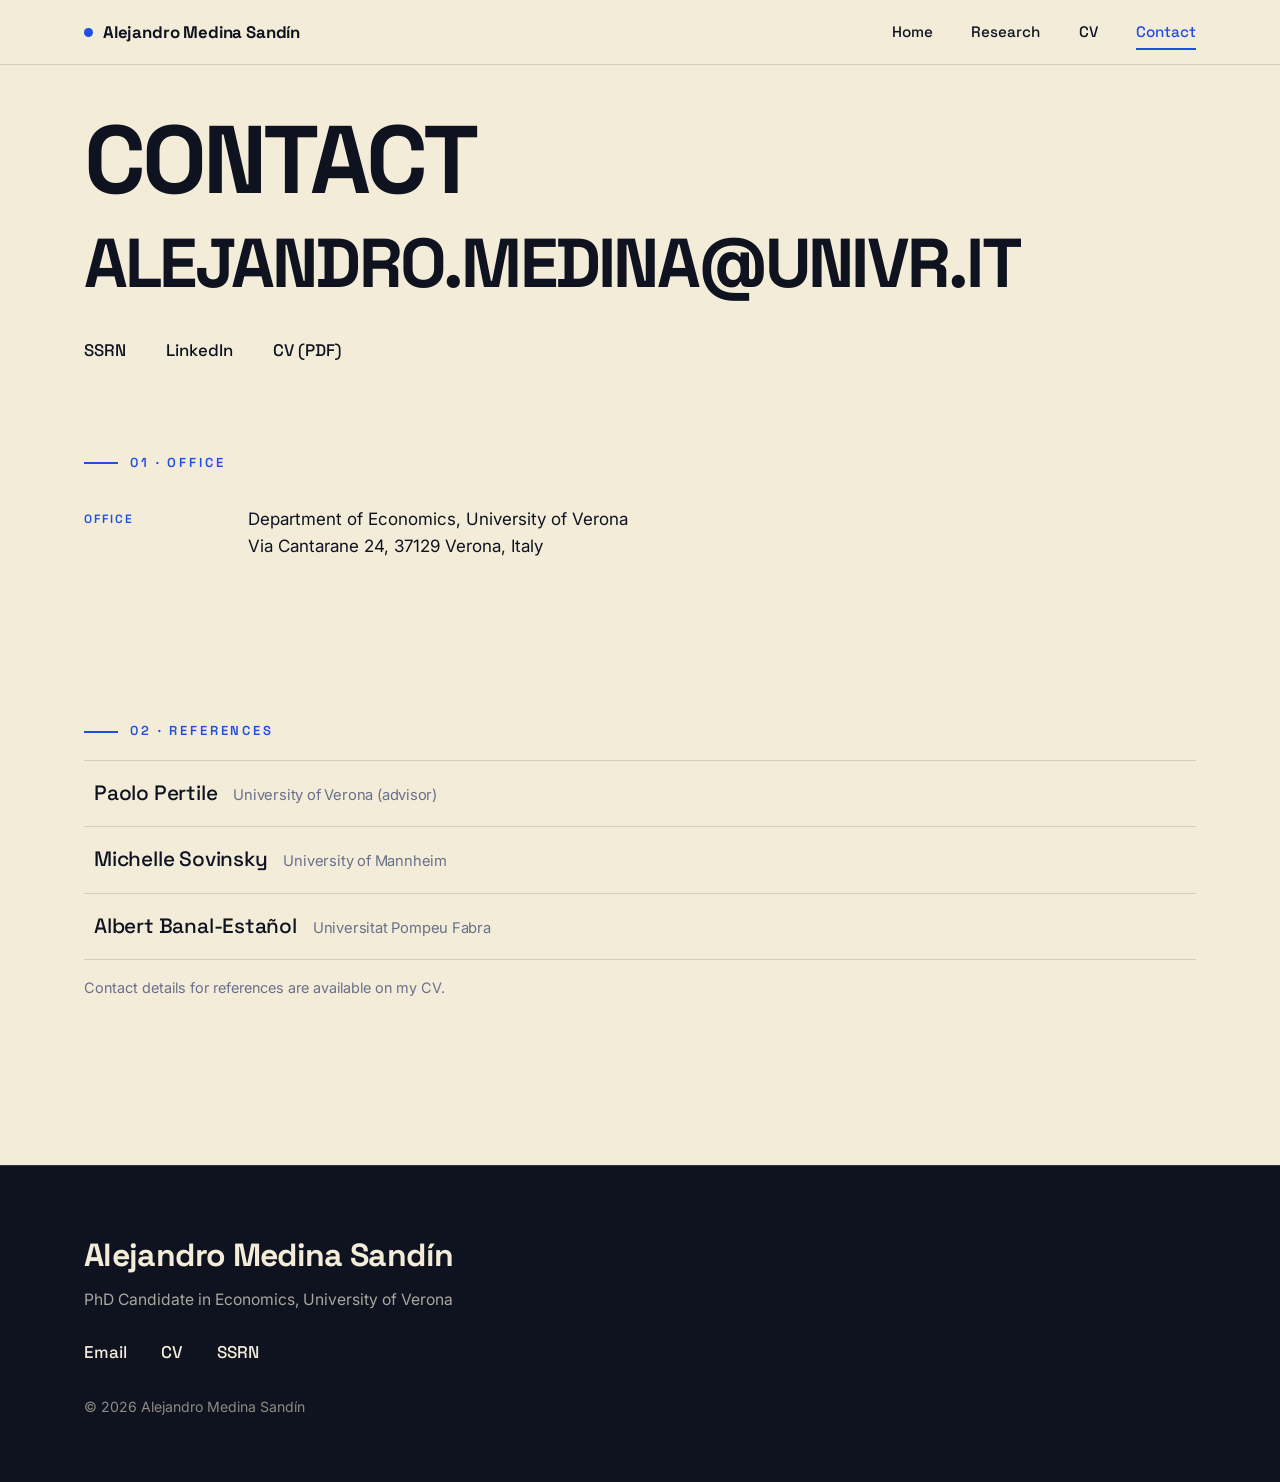
<file: contact.html>
<!DOCTYPE html>
<html lang="en">
<head>
  <meta charset="UTF-8" />
  <meta name="viewport" content="width=device-width, initial-scale=1" />
  <title>Contact — Alejandro Medina Sandín</title>
  <meta name="description" content="Contact details and references for Alejandro Medina Sandín, PhD Candidate in Economics at the University of Verona." />

  <!-- Open Graph -->
  <meta property="og:type" content="website" />
  <meta property="og:title" content="Contact — Alejandro Medina Sandín" />
  <meta property="og:description" content="Email, office address, and academic references." />
  <meta property="og:locale" content="en_US" />

  <link rel="preconnect" href="https://fonts.googleapis.com" />
  <link rel="preconnect" href="https://fonts.gstatic.com" crossorigin />
  <link href="https://fonts.googleapis.com/css2?family=Inter:wght@400;500;600&family=Space+Grotesk:wght@400;500;600;700&display=swap" rel="stylesheet" />
  <link rel="stylesheet" href="style.css" />
</head>
<body>

  <!-- ===================== HEADER ===================== -->
  <header class="site-header">
    <div class="nav__in">
      <a class="brand" href="index.html"><span class="dot"></span> Alejandro Medina Sandín</a>
      <button class="nav-toggle" type="button" aria-label="Toggle navigation menu" aria-expanded="false" aria-controls="primary-nav">
        <svg width="22" height="22" viewBox="0 0 24 24" fill="none" stroke="currentColor" stroke-width="2" stroke-linecap="round" aria-hidden="true">
          <line x1="3" y1="6" x2="21" y2="6"></line>
          <line x1="3" y1="12" x2="21" y2="12"></line>
          <line x1="3" y1="18" x2="21" y2="18"></line>
        </svg>
      </button>
      <nav class="nav" id="primary-nav" aria-label="Primary">
        <a href="index.html">Home</a>
        <a href="research.html">Research</a>
        <a href="cv.html">CV</a>
        <a href="contact.html" aria-current="page">Contact</a>
      </nav>
    </div>
  </header>

  <!-- ===================== MAIN ===================== -->
  <main>

    <div class="page-head wrap">
      <h1>Contact</h1>
      <p class="contact__big"><a href="mailto:alejandro.medina@univr.it">alejandro.medina<wbr />@univr.it</a></p>
      <div class="contact__row">
        <a href="https://ssrn.com/abstract=5308812" target="_blank" rel="noopener">SSRN</a>
        <a href="https://www.linkedin.com/in/alejandro-medina-sandin/" target="_blank" rel="noopener">LinkedIn</a>
        <a href="CV_Medina_2026.pdf">CV (PDF)</a>
      </div>
    </div>

    <section class="section wrap reveal" aria-labelledby="coords-title">
      <span class="eyebrow" id="coords-title">01 · Office</span>
      <dl class="contact-grid">
        <dt>Office</dt>
        <dd>Department of Economics, University of Verona<br />Via Cantarane 24, 37129 Verona, Italy</dd>
      </dl>
    </section>

    <!-- References -->
    <section class="section wrap reveal" aria-labelledby="ref-title">
      <span class="eyebrow" id="ref-title">02 · References</span>
      <ul class="wip" style="margin-top: 18px;">
        <li>
          Paolo Pertile
          <span class="co">University of Verona (advisor)</span>
        </li>
        <li>
          Michelle Sovinsky
          <span class="co">University of Mannheim</span>
        </li>
        <li>
          Albert Banal-Estañol
          <span class="co">Universitat Pompeu Fabra</span>
        </li>
      </ul>
      <p class="muted" style="font-size: 0.9rem; margin-top: 16px;">Contact details for references are available on my CV.</p>
    </section>

  </main>

  <!-- ===================== FOOTER ===================== -->
  <footer class="site-footer">
    <div class="wrap">
      <p class="footer-name">Alejandro Medina Sandín</p>
      <p class="footer-role">PhD Candidate in Economics, University of Verona</p>
      <ul class="footer-links">
        <li><a href="mailto:alejandro.medina@univr.it">Email</a></li>
        <li><a href="CV_Medina_2026.pdf">CV</a></li>
        <li><a href="https://ssrn.com/abstract=5308812" target="_blank" rel="noopener">SSRN</a></li>
      </ul>
      <p class="footer-copy">© 2026 Alejandro Medina Sandín</p>
    </div>
  </footer>

  <script src="script.js"></script>
</body>
</html>
</file>
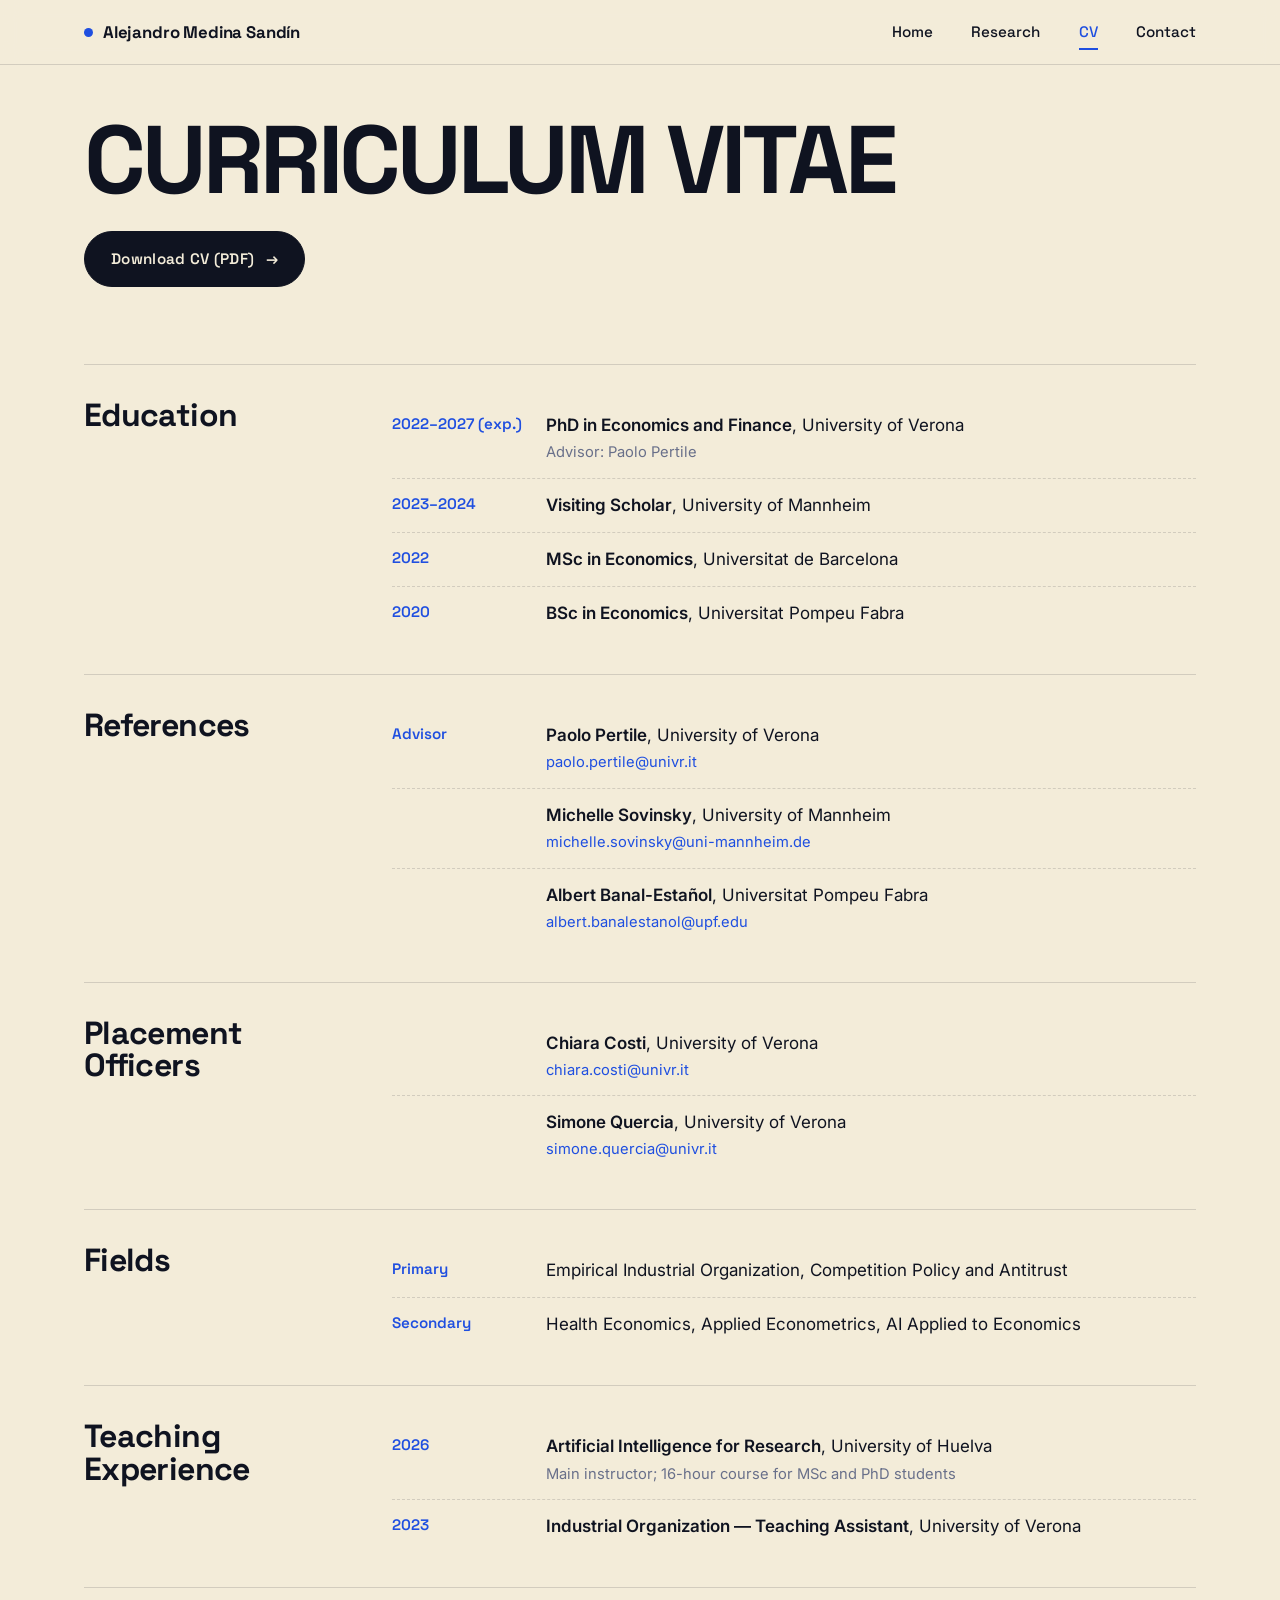
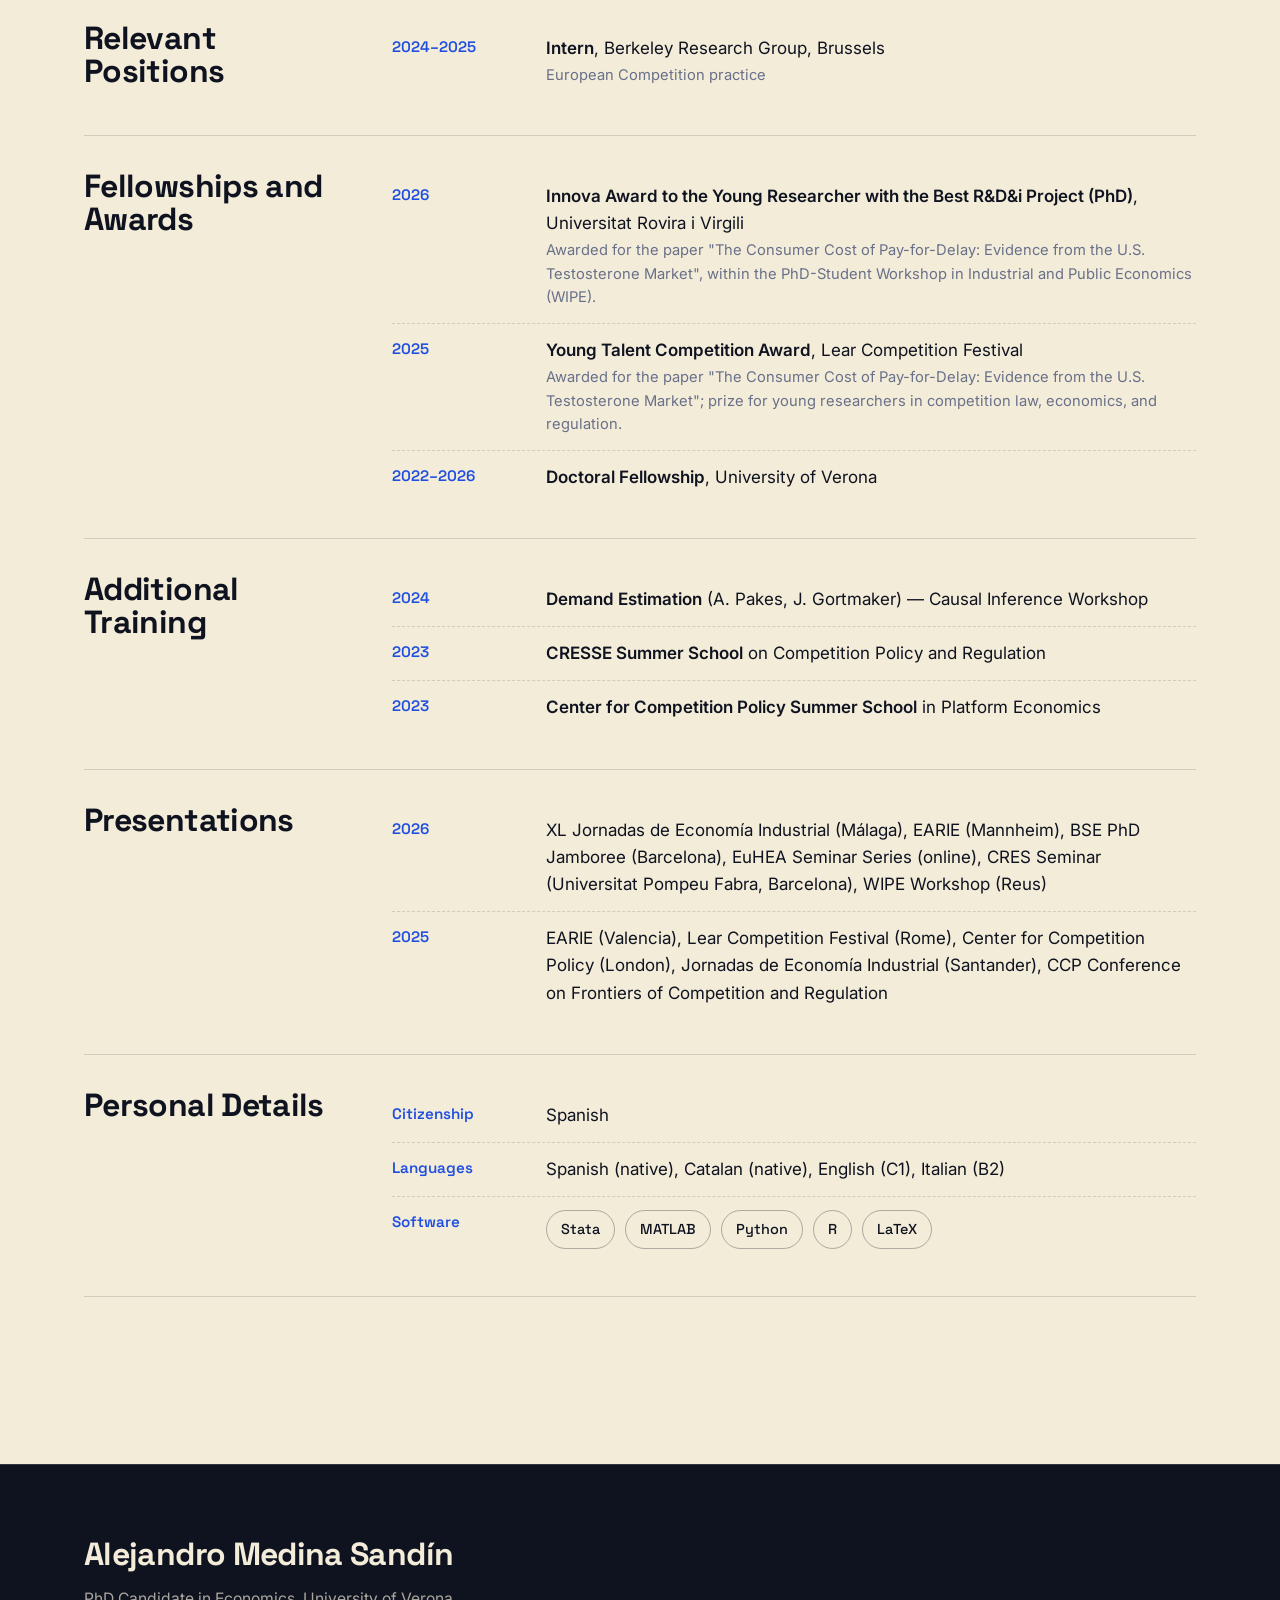
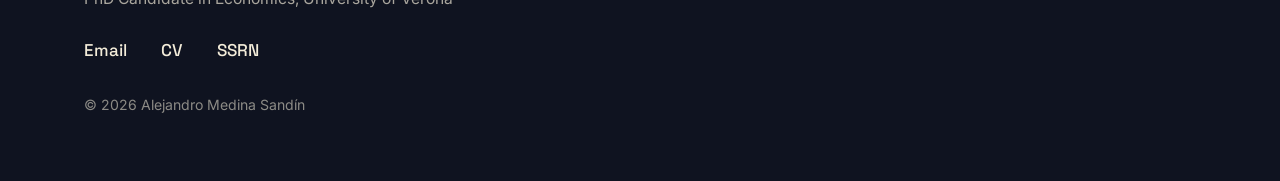
<file: cv.html>
<!DOCTYPE html>
<html lang="en">
<head>
  <meta charset="UTF-8" />
  <meta name="viewport" content="width=device-width, initial-scale=1" />
  <title>Curriculum Vitae — Alejandro Medina Sandín</title>
  <meta name="description" content="Curriculum vitae of Alejandro Medina Sandín: education, references, fields, teaching, positions, awards, training, and presentations." />

  <!-- Open Graph -->
  <meta property="og:type" content="website" />
  <meta property="og:title" content="Curriculum Vitae — Alejandro Medina Sandín" />
  <meta property="og:description" content="Education, awards, positions, teaching, and training." />
  <meta property="og:locale" content="en_US" />

  <link rel="preconnect" href="https://fonts.googleapis.com" />
  <link rel="preconnect" href="https://fonts.gstatic.com" crossorigin />
  <link href="https://fonts.googleapis.com/css2?family=Inter:wght@400;500;600&family=Space+Grotesk:wght@400;500;600;700&display=swap" rel="stylesheet" />
  <link rel="stylesheet" href="style.css" />
</head>
<body>

  <!-- ===================== HEADER ===================== -->
  <header class="site-header">
    <div class="nav__in">
      <a class="brand" href="index.html"><span class="dot"></span> Alejandro Medina Sandín</a>
      <button class="nav-toggle" type="button" aria-label="Toggle navigation menu" aria-expanded="false" aria-controls="primary-nav">
        <svg width="22" height="22" viewBox="0 0 24 24" fill="none" stroke="currentColor" stroke-width="2" stroke-linecap="round" aria-hidden="true">
          <line x1="3" y1="6" x2="21" y2="6"></line>
          <line x1="3" y1="12" x2="21" y2="12"></line>
          <line x1="3" y1="18" x2="21" y2="18"></line>
        </svg>
      </button>
      <nav class="nav" id="primary-nav" aria-label="Primary">
        <a href="index.html">Home</a>
        <a href="research.html">Research</a>
        <a href="cv.html" aria-current="page">CV</a>
        <a href="contact.html">Contact</a>
      </nav>
    </div>
  </header>

  <!-- ===================== MAIN ===================== -->
  <main>

    <div class="page-head wrap">
      <h1>Curriculum Vitae</h1>
      <div class="hero__cta" style="margin-top: 28px;">
        <a class="btn" href="CV_Medina_2026.pdf">Download CV (PDF) <span class="arr">→</span></a>
      </div>
    </div>

    <div class="section wrap">

      <!-- Education -->
      <div class="cv-row reveal">
        <h2 id="edu-title">Education</h2>
        <div>
          <div class="cv-item">
            <span class="yr">2022–2027 (exp.)</span>
            <p class="d"><strong>PhD in Economics and Finance</strong>, University of Verona <span class="sub">Advisor: Paolo Pertile</span></p>
          </div>
          <div class="cv-item">
            <span class="yr">2023–2024</span>
            <p class="d"><strong>Visiting Scholar</strong>, University of Mannheim</p>
          </div>
          <div class="cv-item">
            <span class="yr">2022</span>
            <p class="d"><strong>MSc in Economics</strong>, Universitat de Barcelona</p>
          </div>
          <div class="cv-item">
            <span class="yr">2020</span>
            <p class="d"><strong>BSc in Economics</strong>, Universitat Pompeu Fabra</p>
          </div>
        </div>
      </div>

      <!-- References -->
      <div class="cv-row reveal">
        <h2 id="ref-title">References</h2>
        <div>
          <div class="cv-item">
            <span class="yr">Advisor</span>
            <p class="d"><strong>Paolo Pertile</strong>, University of Verona <span class="sub"><a href="mailto:paolo.pertile@univr.it">paolo.pertile@univr.it</a></span></p>
          </div>
          <div class="cv-item">
            <span class="yr"></span>
            <p class="d"><strong>Michelle Sovinsky</strong>, University of Mannheim <span class="sub"><a href="mailto:michelle.sovinsky@uni-mannheim.de">michelle.sovinsky@uni-mannheim.de</a></span></p>
          </div>
          <div class="cv-item">
            <span class="yr"></span>
            <p class="d"><strong>Albert Banal-Estañol</strong>, Universitat Pompeu Fabra <span class="sub"><a href="mailto:albert.banalestanol@upf.edu">albert.banalestanol@upf.edu</a></span></p>
          </div>
        </div>
      </div>

      <!-- Placement officers -->
      <div class="cv-row reveal">
        <h2 id="placement-title">Placement Officers</h2>
        <div>
          <div class="cv-item">
            <span class="yr"></span>
            <p class="d"><strong>Chiara Costi</strong>, University of Verona <span class="sub"><a href="mailto:chiara.costi@univr.it">chiara.costi@univr.it</a></span></p>
          </div>
          <div class="cv-item">
            <span class="yr"></span>
            <p class="d"><strong>Simone Quercia</strong>, University of Verona <span class="sub"><a href="mailto:simone.quercia@univr.it">simone.quercia@univr.it</a></span></p>
          </div>
        </div>
      </div>

      <!-- Fields -->
      <div class="cv-row reveal">
        <h2 id="fields-cv-title">Fields</h2>
        <div>
          <div class="cv-item">
            <span class="yr">Primary</span>
            <p class="d">Empirical Industrial Organization, Competition Policy and Antitrust</p>
          </div>
          <div class="cv-item">
            <span class="yr">Secondary</span>
            <p class="d">Health Economics, Applied Econometrics, AI Applied to Economics</p>
          </div>
        </div>
      </div>

      <!-- Teaching -->
      <div class="cv-row reveal">
        <h2 id="teach-title">Teaching Experience</h2>
        <div>
          <div class="cv-item">
            <span class="yr">2026</span>
            <p class="d"><strong>Artificial Intelligence for Research</strong>, University of Huelva <span class="sub">Main instructor; 16-hour course for MSc and PhD students</span></p>
          </div>
          <div class="cv-item">
            <span class="yr">2023</span>
            <p class="d"><strong>Industrial Organization — Teaching Assistant</strong>, University of Verona</p>
          </div>
        </div>
      </div>

      <!-- Positions -->
      <div class="cv-row reveal">
        <h2 id="pos-title">Relevant Positions</h2>
        <div>
          <div class="cv-item">
            <span class="yr">2024–2025</span>
            <p class="d"><strong>Intern</strong>, Berkeley Research Group, Brussels <span class="sub">European Competition practice</span></p>
          </div>
        </div>
      </div>

      <!-- Awards -->
      <div class="cv-row reveal">
        <h2 id="awards-title">Fellowships and Awards</h2>
        <div>
          <div class="cv-item">
            <span class="yr">2026</span>
            <p class="d"><strong>Innova Award to the Young Researcher with the Best R&amp;D&amp;i Project (PhD)</strong>, Universitat Rovira i Virgili <span class="sub">Awarded for the paper "The Consumer Cost of Pay-for-Delay: Evidence from the U.S. Testosterone Market", within the PhD-Student Workshop in Industrial and Public Economics (WIPE).</span></p>
          </div>
          <div class="cv-item">
            <span class="yr">2025</span>
            <p class="d"><strong>Young Talent Competition Award</strong>, Lear Competition Festival <span class="sub">Awarded for the paper "The Consumer Cost of Pay-for-Delay: Evidence from the U.S. Testosterone Market"; prize for young researchers in competition law, economics, and regulation.</span></p>
          </div>
          <div class="cv-item">
            <span class="yr">2022–2026</span>
            <p class="d"><strong>Doctoral Fellowship</strong>, University of Verona</p>
          </div>
        </div>
      </div>

      <!-- Additional training -->
      <div class="cv-row reveal">
        <h2 id="train-title">Additional Training</h2>
        <div>
          <div class="cv-item">
            <span class="yr">2024</span>
            <p class="d"><strong>Demand Estimation</strong> (A. Pakes, J. Gortmaker) — Causal Inference Workshop</p>
          </div>
          <div class="cv-item">
            <span class="yr">2023</span>
            <p class="d"><strong>CRESSE Summer School</strong> on Competition Policy and Regulation</p>
          </div>
          <div class="cv-item">
            <span class="yr">2023</span>
            <p class="d"><strong>Center for Competition Policy Summer School</strong> in Platform Economics</p>
          </div>
        </div>
      </div>

      <!-- Presentations -->
      <div class="cv-row reveal">
        <h2 id="pres-title">Presentations</h2>
        <div>
          <div class="cv-item">
            <span class="yr">2026</span>
            <p class="d">XL Jornadas de Economía Industrial (Málaga), EARIE (Mannheim), BSE PhD Jamboree (Barcelona), EuHEA Seminar Series (online), CRES Seminar (Universitat Pompeu Fabra, Barcelona), WIPE Workshop (Reus)</p>
          </div>
          <div class="cv-item">
            <span class="yr">2025</span>
            <p class="d">EARIE (Valencia), Lear Competition Festival (Rome), Center for Competition Policy (London), Jornadas de Economía Industrial (Santander), CCP Conference on Frontiers of Competition and Regulation</p>
          </div>
        </div>
      </div>

      <!-- Personal details -->
      <div class="cv-row reveal">
        <h2 id="personal-title">Personal Details</h2>
        <div>
          <div class="cv-item">
            <span class="yr">Citizenship</span>
            <p class="d">Spanish</p>
          </div>
          <div class="cv-item">
            <span class="yr">Languages</span>
            <p class="d">Spanish (native), Catalan (native), English (C1), Italian (B2)</p>
          </div>
          <div class="cv-item">
            <span class="yr">Software</span>
            <p class="d"><span class="cv-tags"><span>Stata</span><span>MATLAB</span><span>Python</span><span>R</span><span>LaTeX</span></span></p>
          </div>
        </div>
      </div>

    </div>

  </main>

  <!-- ===================== FOOTER ===================== -->
  <footer class="site-footer">
    <div class="wrap">
      <p class="footer-name">Alejandro Medina Sandín</p>
      <p class="footer-role">PhD Candidate in Economics, University of Verona</p>
      <ul class="footer-links">
        <li><a href="mailto:alejandro.medina@univr.it">Email</a></li>
        <li><a href="CV_Medina_2026.pdf">CV</a></li>
        <li><a href="https://papers.ssrn.com/sol3/cf_dev/AbsByAuth.cfm?per_id=7713483" target="_blank" rel="noopener">SSRN</a></li>
      </ul>
      <p class="footer-copy">© 2026 Alejandro Medina Sandín</p>
    </div>
  </footer>

  <script src="script.js"></script>
</body>
</html>
</file>
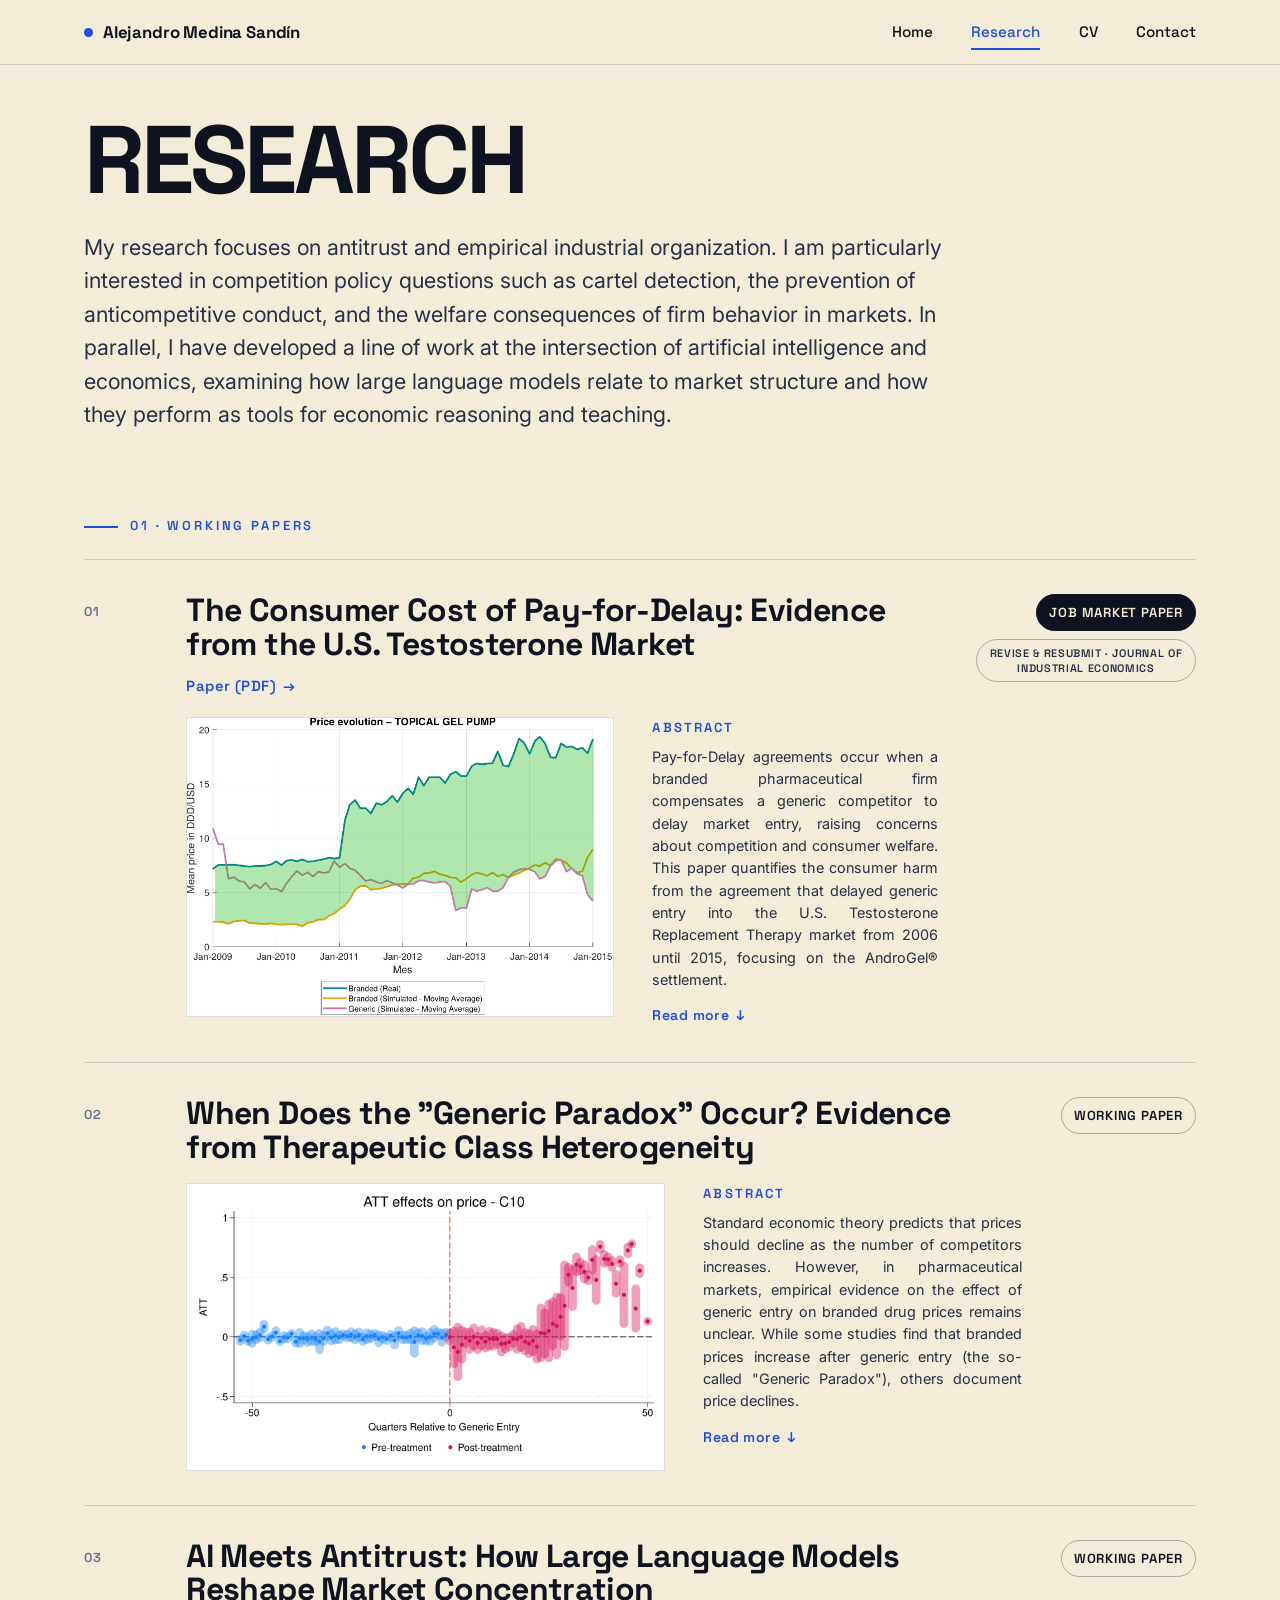
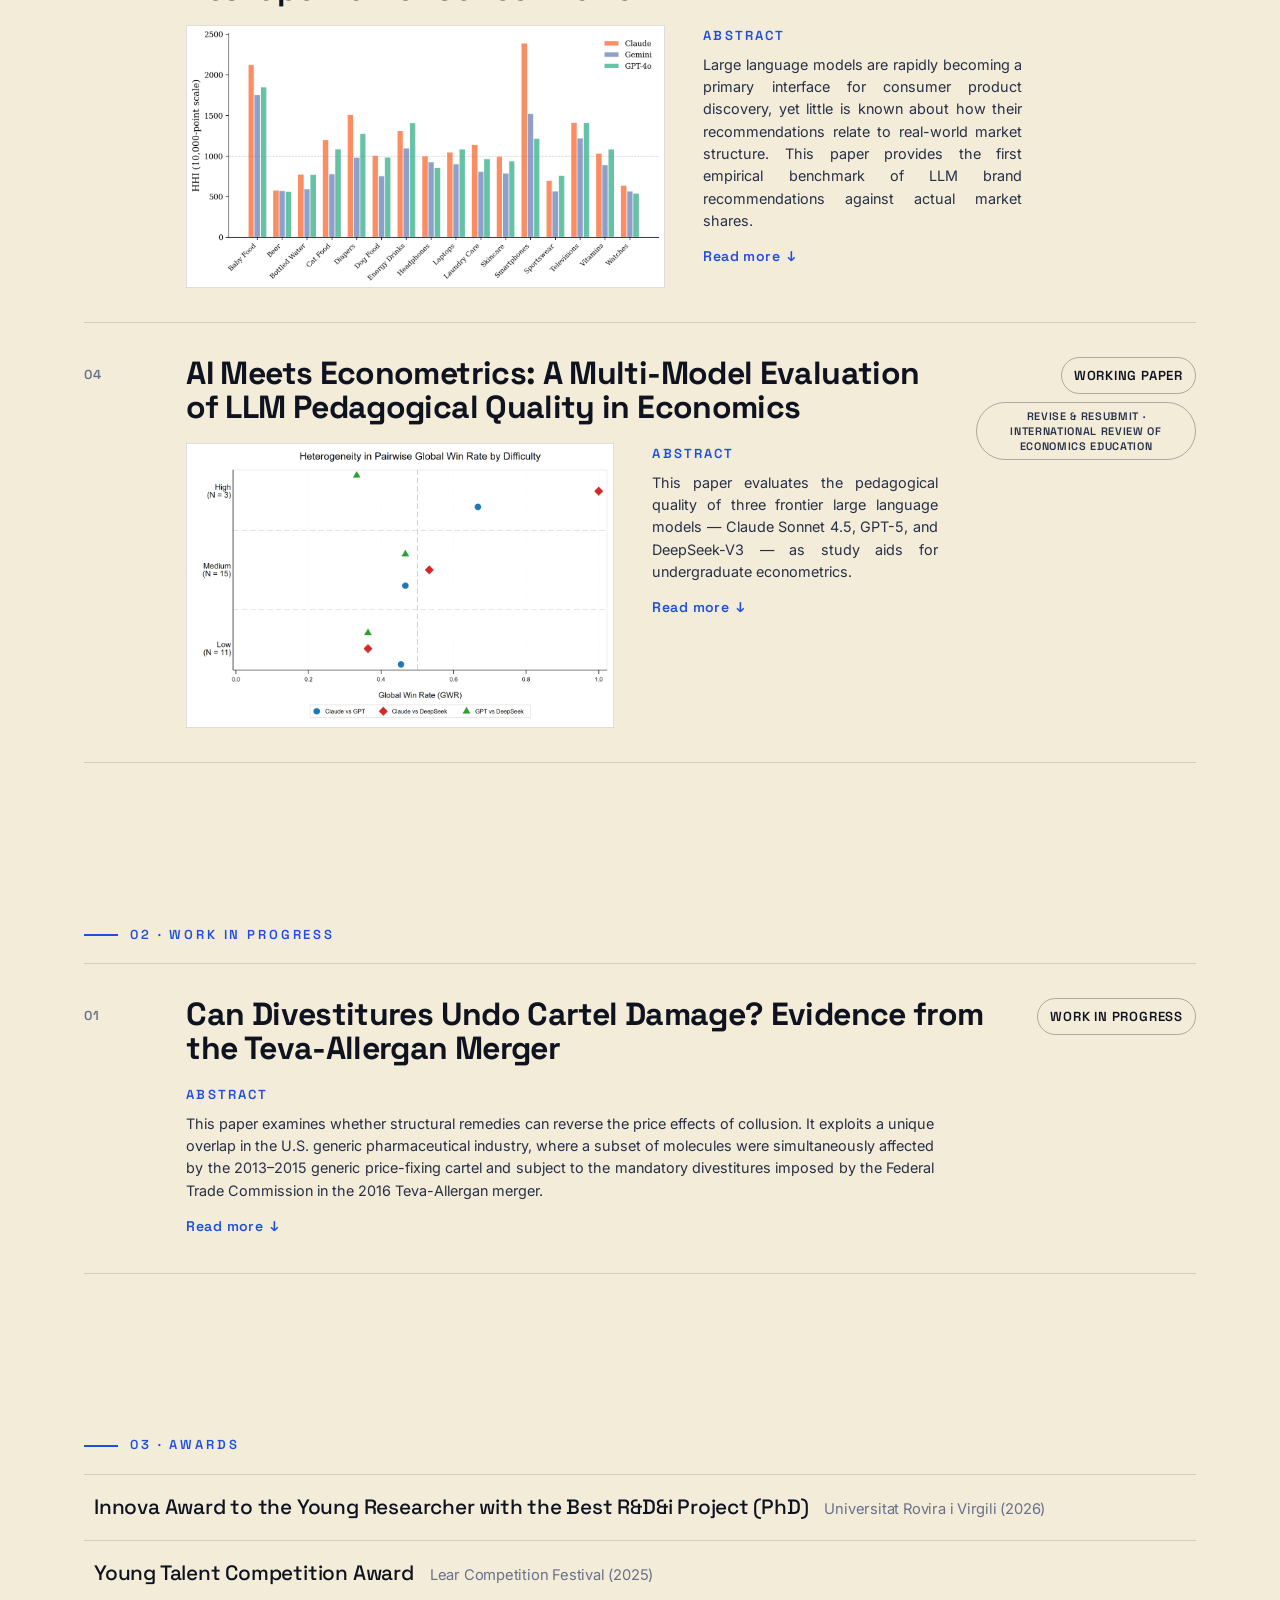
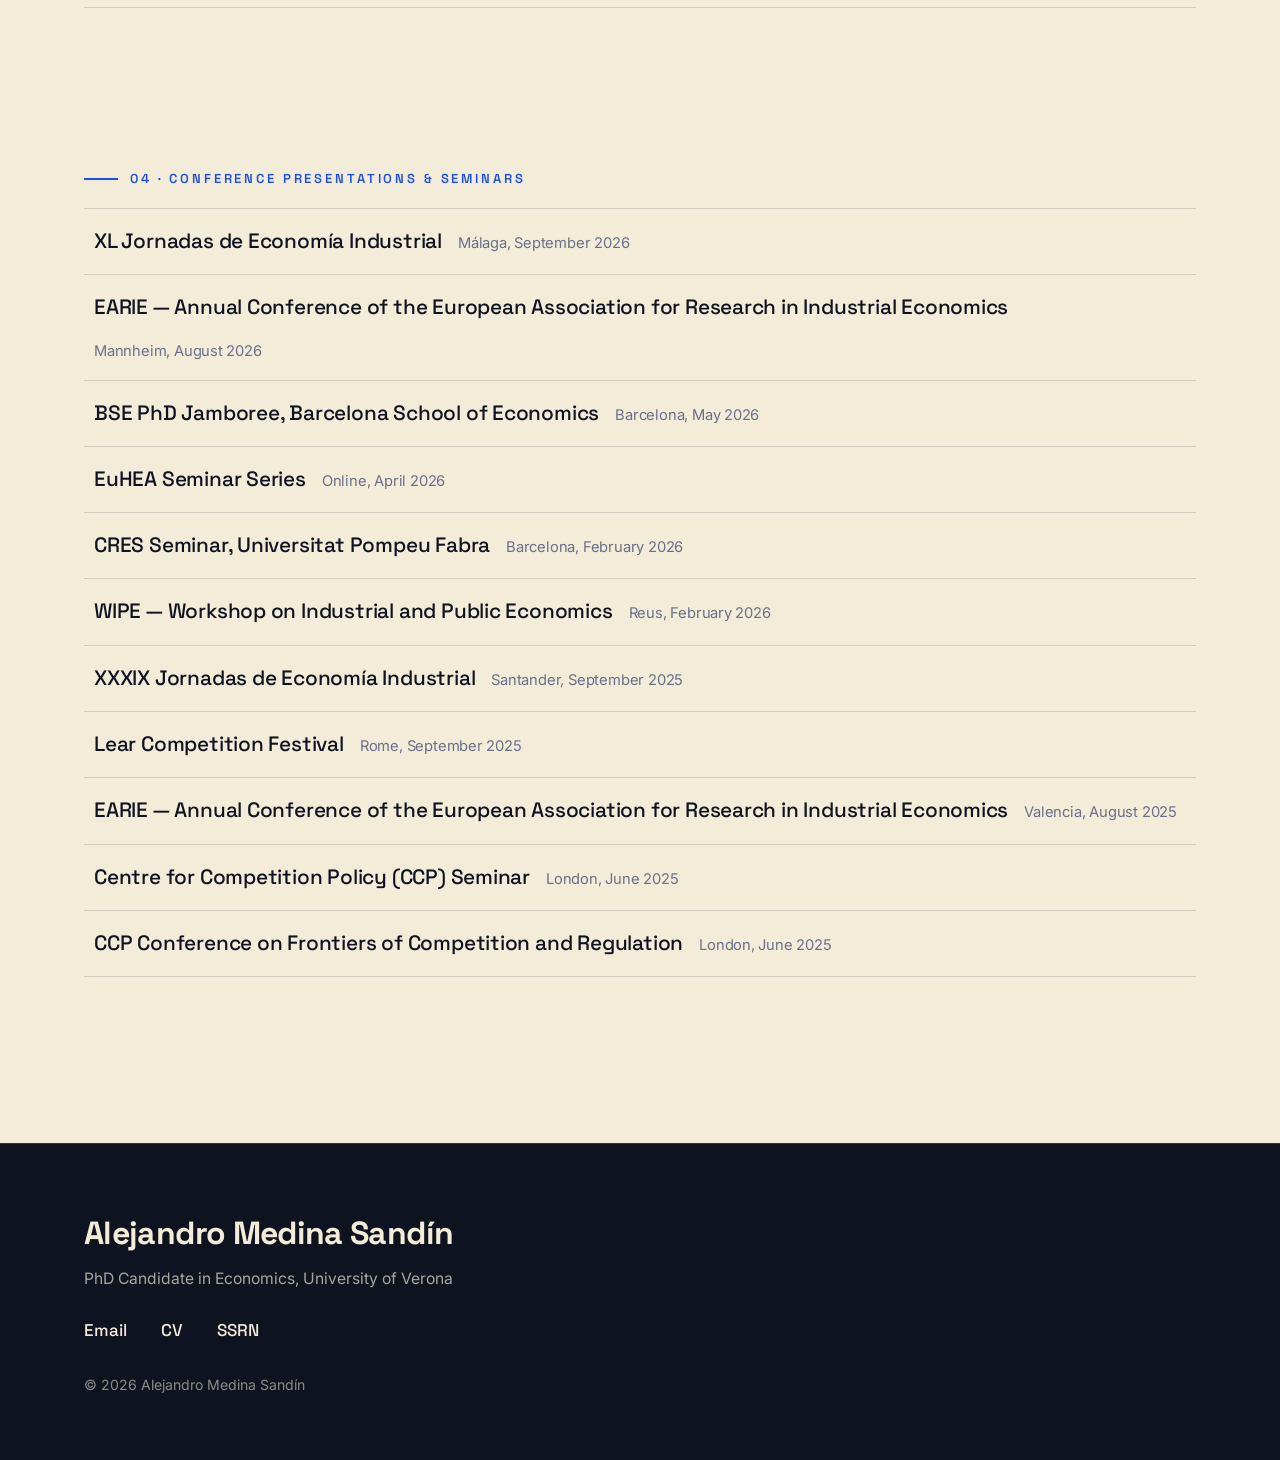
<file: research.html>
<!DOCTYPE html>
<html lang="en">
<head>
  <meta charset="UTF-8" />
  <meta name="viewport" content="width=device-width, initial-scale=1" />
  <title>Research — Alejandro Medina Sandín</title>
  <meta name="description" content="Working papers and conference presentations by Alejandro Medina Sandín on pay-for-delay agreements, generic entry, mergers, cartels, and AI in pharmaceutical and consumer markets." />

  <!-- Open Graph -->
  <meta property="og:type" content="website" />
  <meta property="og:title" content="Research — Alejandro Medina Sandín" />
  <meta property="og:description" content="Working papers on empirical industrial organization, competition policy, and antitrust." />
  <meta property="og:locale" content="en_US" />

  <link rel="preconnect" href="https://fonts.googleapis.com" />
  <link rel="preconnect" href="https://fonts.gstatic.com" crossorigin />
  <link href="https://fonts.googleapis.com/css2?family=Inter:wght@400;500;600&family=Space+Grotesk:wght@400;500;600;700&display=swap" rel="stylesheet" />
  <link rel="stylesheet" href="style.css" />
</head>
<body>

  <!-- ===================== HEADER ===================== -->
  <header class="site-header">
    <div class="nav__in">
      <a class="brand" href="index.html"><span class="dot"></span> Alejandro Medina Sandín</a>
      <button class="nav-toggle" type="button" aria-label="Toggle navigation menu" aria-expanded="false" aria-controls="primary-nav">
        <svg width="22" height="22" viewBox="0 0 24 24" fill="none" stroke="currentColor" stroke-width="2" stroke-linecap="round" aria-hidden="true">
          <line x1="3" y1="6" x2="21" y2="6"></line>
          <line x1="3" y1="12" x2="21" y2="12"></line>
          <line x1="3" y1="18" x2="21" y2="18"></line>
        </svg>
      </button>
      <nav class="nav" id="primary-nav" aria-label="Primary">
        <a href="index.html">Home</a>
        <a href="research.html" aria-current="page">Research</a>
        <a href="cv.html">CV</a>
        <a href="contact.html">Contact</a>
      </nav>
    </div>
  </header>

  <!-- ===================== MAIN ===================== -->
  <main>

    <div class="page-head wrap">
      <h1>Research</h1>
      <p class="lead">My research focuses on antitrust and empirical industrial organization. I am particularly interested in competition policy questions such as cartel detection, the prevention of anticompetitive conduct, and the welfare consequences of firm behavior in markets. In parallel, I have developed a line of work at the intersection of artificial intelligence and economics, examining how large language models relate to market structure and how they perform as tools for economic reasoning and teaching.</p>
    </div>

    <!-- Working papers -->
    <section class="section wrap" aria-labelledby="wp-title">
      <div class="work__head">
        <span class="eyebrow" id="wp-title">01 · Working Papers</span>
      </div>

      <ol class="papers-list">

        <!-- 1 — Job Market Paper -->
        <li class="paper reveal">
          <span class="idx">01</span>
          <div>
            <h3 class="paper__title">The Consumer Cost of Pay-for-Delay: Evidence from the U.S. Testosterone Market</h3>
            <div class="paper__links">
              <a href="JMP_Medina_Alejandro.pdf" target="_blank" rel="noopener">Paper (PDF) <span class="arr">→</span></a>
            </div>
            <figure class="paper__figure">
              <img src="figures/fig-pay-for-delay.png" alt="Price evolution of the topical gel pump: real branded prices rise after 2011 while simulated branded and generic prices under earlier entry stay well below, 2009–2015" />
            </figure>
            <div class="paper__abstract">
              <p class="abstract-label">Abstract</p>
              <p class="abstract-body">Pay-for-Delay agreements occur when a branded pharmaceutical firm compensates a generic competitor to delay market entry, raising concerns about competition and consumer welfare. This paper quantifies the consumer harm from the agreement that delayed generic entry into the U.S. Testosterone Replacement Therapy market from 2006 until 2015, focusing on the AndroGel® settlement.</p>
              <details class="abstract-more">
                <summary><span class="more">Read more</span><span class="less">Read less</span></summary>
                <p class="abstract-body">I estimate a two-level nested logit demand model on monthly product-level data, recover marginal costs from Bertrand-Nash first-order conditions, and simulate a counterfactual scenario in which generic products enter the market prior to 2015. The counterfactual is constructed by augmenting the choice set with fictitious generics and solving for new equilibrium prices, accounting for the endogenous price responses of all incumbent firms. The results indicate that earlier generic entry would have made alternatives available at prices 43–50% below branded levels in the affected forms. Total consumer damages from the agreement amount to $6,451 million over the observed delay period (2009–2014), a 43.6% increase in consumer surplus that would have been realized under earlier entry. The supply-side analysis shows that the agreement was highly profitable for the branded manufacturer, which retained $1,622 million net of the payments to the generic challengers.</p>
              </details>
            </div>
          </div>
          <div class="paper__venues">
            <span class="paper__venue is-jmp">Job Market Paper</span>
            <span class="paper__venue paper__venue--sub">Revise &amp; Resubmit · Journal of Industrial Economics</span>
          </div>
        </li>

        <!-- 2 -->
        <li class="paper reveal">
          <span class="idx">02</span>
          <div>
            <h3 class="paper__title">When Does the "Generic Paradox" Occur? Evidence from Therapeutic Class Heterogeneity</h3>
            <figure class="paper__figure">
              <img src="figures/fig-generic-paradox.png" alt="ATT effects on branded price for therapeutic class C10: near-zero pre-treatment, rising to about +0.5 around 30 quarters after generic entry" />
            </figure>
            <div class="paper__abstract">
              <p class="abstract-label">Abstract</p>
              <p class="abstract-body">Standard economic theory predicts that prices should decline as the number of competitors increases. However, in pharmaceutical markets, empirical evidence on the effect of generic entry on branded drug prices remains unclear. While some studies find that branded prices increase after generic entry (the so-called "Generic Paradox"), others document price declines.</p>
              <details class="abstract-more">
                <summary><span class="more">Read more</span><span class="less">Read less</span></summary>
                <p class="abstract-body">This paper investigates whether different markets defined by therapeutic class can explain these divergent findings, and offers the broadest empirical test of the Generic Paradox to date. Using a comprehensive dataset of over 475 branded products across two major therapeutic classes (C10 and C09), I apply the Callaway and Sant'Anna (2021) difference-in-differences estimator to evaluate the effect of generic entry on branded drug prices and market shares. The results reveal a clear divergence: in class C10 branded prices increase by approximately 50% after 30 quarters, while in C09 they decline by 20–40% after 20 quarters. Both classes experience branded market share erosion, measured as the market share of all branded products within a particular molecule, but at different speeds: C09 within 10 quarters versus approximately 20 quarters in C10. This contributes to the literature by showing that the Generic Paradox is therapeutic-class specific, indicating that prior mixed evidence may reflect genuine heterogeneity across markets, and highlighting the need for future research to identify the underlying market characteristics that drive this paradox.</p>
              </details>
            </div>
          </div>
          <span class="paper__venue">Working paper</span>
        </li>

        <!-- 3 -->
        <li class="paper reveal">
          <span class="idx">03</span>
          <div>
            <h3 class="paper__title">AI Meets Antitrust: How Large Language Models Reshape Market Concentration</h3>
            <figure class="paper__figure">
              <img src="figures/fig-ai-antitrust.png" alt="HHI of LLM brand recommendations by consumer category for Claude, Gemini, and GPT-4o, on a 10,000-point scale" />
            </figure>
            <div class="paper__abstract">
              <p class="abstract-label">Abstract</p>
              <p class="abstract-body">Large language models are rapidly becoming a primary interface for consumer product discovery, yet little is known about how their recommendations relate to real-world market structure. This paper provides the first empirical benchmark of LLM brand recommendations against actual market shares.</p>
              <details class="abstract-more">
                <summary><span class="more">Read more</span><span class="less">Read less</span></summary>
                <p class="abstract-body">Using 1,429 responses from three frontier models (GPT-4o, Claude Sonnet 4, Gemini 2.5 Flash Lite) across sixteen U.S. consumer categories, I compare the implied concentration of LLM recommendations to retail-value shares from Euromonitor Passport 2024. In fragmented markets such as skincare, LLMs concentrate their recommendations on fewer brands than the market share distribution would suggest; in highly concentrated markets such as headphones, they distribute recommendations across more brands than the market share distribution reflects. Both patterns reflect a single phenomenon: LLM recommendations live in a narrow concentration band roughly one third the width of the real market's, regardless of where the real market sits. A second pattern tilts top recommendations toward specialist and premium brands that hold only two-thirds of the market share of actual category leaders. Findings are stable across the three models studied.</p>
              </details>
            </div>
          </div>
          <span class="paper__venue">Working paper</span>
        </li>

        <!-- 4 — AI Meets Econometrics -->
        <li class="paper reveal">
          <span class="idx">04</span>
          <div>
            <h3 class="paper__title">AI Meets Econometrics: A Multi-Model Evaluation of LLM Pedagogical Quality in Economics</h3>
            <figure class="paper__figure">
              <img src="figures/fig-ai-econometrics.png" alt="Pairwise global win rate by question difficulty (Low, Medium, High) for Claude vs GPT, Claude vs DeepSeek, and GPT vs DeepSeek" />
            </figure>
            <div class="paper__abstract">
              <p class="abstract-label">Abstract</p>
              <p class="abstract-body">This paper evaluates the pedagogical quality of three frontier large language models — Claude Sonnet 4.5, GPT-5, and DeepSeek-V3 — as study aids for undergraduate econometrics.</p>
              <details class="abstract-more">
                <summary><span class="more">Read more</span><span class="less">Read less</span></summary>
                <p class="abstract-body">A sample of 29 questions-subquestions drawn from a typical undergraduate econometrics book, covering OLS, panel data, instrumental variables, and time series, is submitted to each model via API under identical prompts. Responses are scored using a seven-dimension rubric that separates technical correctness from pedagogical quality, and models are compared using three pairwise metrics adapted from an existing framework. All three models achieve very good scores on accuracy, completeness, and terminology, indicating that factual reliability no longer discriminates between frontier systems. The meaningful differences emerge in pedagogical dimensions: technical clarity, explanatory clarity, and pedagogical usefulness. Claude leads overall, particularly on computational questions, while GPT produces superior responses to conceptual questions. DeepSeek consistently underperforms on pedagogical quality despite comparable factual accuracy. These findings imply that the pedagogical risk of AI-assisted econometrics learning lies not in incorrect content but in the quality of explanation that accompanies correct answers, and that the optimal model choice depends on the type of task.</p>
              </details>
            </div>
          </div>
          <div class="paper__venues">
            <span class="paper__venue">Working paper</span>
            <span class="paper__venue paper__venue--sub">Revise &amp; Resubmit · International Review of Economics Education</span>
          </div>
        </li>

      </ol>
    </section>

    <!-- Work in progress -->
    <section class="section wrap" aria-labelledby="wip-title">
      <span class="eyebrow" id="wip-title">02 · Work in Progress</span>

      <ol class="papers-list" style="margin-top: 18px;">
        <li class="paper paper--nofig reveal">
          <span class="idx">01</span>
          <div>
            <h3 class="paper__title">Can Divestitures Undo Cartel Damage? Evidence from the Teva-Allergan Merger</h3>
            <div class="paper__abstract">
              <p class="abstract-label">Abstract</p>
              <p class="abstract-body">This paper examines whether structural remedies can reverse the price effects of collusion. It exploits a unique overlap in the U.S. generic pharmaceutical industry, where a subset of molecules were simultaneously affected by the 2013–2015 generic price-fixing cartel and subject to the mandatory divestitures imposed by the Federal Trade Commission in the 2016 Teva-Allergan merger.</p>
              <details class="abstract-more">
                <summary><span class="more">Read more</span><span class="less">Read less</span></summary>
                <p class="abstract-body">By comparing the price evolution of molecules that were cartelized only, divested only, or both, the paper evaluates whether the divestitures restored competitive pricing precisely in the markets where prior collusion had elevated prices above competitive levels.</p>
              </details>
            </div>
          </div>
          <span class="paper__venue">Work in progress</span>
        </li>
      </ol>
    </section>

    <!-- Awards -->
    <section class="section wrap reveal" aria-labelledby="awards-title">
      <span class="eyebrow" id="awards-title">03 · Awards</span>
      <ul class="wip" style="margin-top: 18px;">
        <li>
          Innova Award to the Young Researcher with the Best R&amp;D&amp;i Project (PhD)
          <span class="co">Universitat Rovira i Virgili (2026)</span>
        </li>
        <li>
          Young Talent Competition Award
          <span class="co">Lear Competition Festival (2025)</span>
        </li>
      </ul>
    </section>

    <!-- Conference presentations -->
    <section class="section wrap reveal" aria-labelledby="conf-title">
      <span class="eyebrow" id="conf-title">04 · Conference Presentations &amp; Seminars</span>

      <ul class="wip" style="margin-top: 18px;">
        <li>
          XL Jornadas de Economía Industrial
          <span class="co">Málaga, September 2026</span>
        </li>
        <li>
          EARIE — Annual Conference of the European Association for Research in Industrial Economics
          <span class="co">Mannheim, August 2026</span>
        </li>
        <li>
          BSE PhD Jamboree, Barcelona School of Economics
          <span class="co">Barcelona, May 2026</span>
        </li>
        <li>
          EuHEA Seminar Series
          <span class="co">Online, April 2026</span>
        </li>
        <li>
          CRES Seminar, Universitat Pompeu Fabra
          <span class="co">Barcelona, February 2026</span>
        </li>
        <li>
          WIPE — Workshop on Industrial and Public Economics
          <span class="co">Reus, February 2026</span>
        </li>
        <li>
          XXXIX Jornadas de Economía Industrial
          <span class="co">Santander, September 2025</span>
        </li>
        <li>
          Lear Competition Festival
          <span class="co">Rome, September 2025</span>
        </li>
        <li>
          EARIE — Annual Conference of the European Association for Research in Industrial Economics
          <span class="co">Valencia, August 2025</span>
        </li>
        <li>
          Centre for Competition Policy (CCP) Seminar
          <span class="co">London, June 2025</span>
        </li>
        <li>
          CCP Conference on Frontiers of Competition and Regulation
          <span class="co">London, June 2025</span>
        </li>
      </ul>
    </section>

  </main>

  <!-- ===================== FOOTER ===================== -->
  <footer class="site-footer">
    <div class="wrap">
      <p class="footer-name">Alejandro Medina Sandín</p>
      <p class="footer-role">PhD Candidate in Economics, University of Verona</p>
      <ul class="footer-links">
        <li><a href="mailto:alejandro.medina@univr.it">Email</a></li>
        <li><a href="CV_Medina_2026.pdf">CV</a></li>
        <li><a href="https://ssrn.com/abstract=5308812" target="_blank" rel="noopener">SSRN</a></li>
      </ul>
      <p class="footer-copy">© 2026 Alejandro Medina Sandín</p>
    </div>
  </footer>

  <script src="script.js"></script>
</body>
</html>
</file>
<file: style.css>
/* =========================================================
   Alejandro Medina Sandín — academic site
   Editorial restyle (paper / ink / electric blue)
   ========================================================= */

:root {
  --paper:   #f3ecd9;
  --paper-2: #e9e0c9;
  --ink:     #0f1320;
  --ink-2:   #283047;
  --muted:   #69708a;
  --accent:  #1f4fe0;
  --accent-d:#1538a8;
  --line:    rgba(15, 19, 32, 0.14);
  --line-2:  rgba(15, 19, 32, 0.30);

  --maxw: 1240px;
  --gut: clamp(20px, 5vw, 72px);

  --f-display: "Space Grotesk", "Helvetica Neue", Arial, sans-serif;
  --f-body:    "Inter", "Helvetica Neue", Arial, sans-serif;

  --ease: cubic-bezier(0.22, 1, 0.36, 1);
}

/* ---------- reset ---------- */
*, *::before, *::after { box-sizing: border-box; }
* { margin: 0; padding: 0; }
html { scroll-behavior: smooth; -webkit-text-size-adjust: 100%; background: var(--paper); }
body {
  font-family: var(--f-body);
  background: var(--paper);
  color: var(--ink);
  line-height: 1.6;
  font-size: 17px;
  -webkit-font-smoothing: antialiased;
  text-rendering: optimizeLegibility;
  overflow-x: hidden;
}
img { max-width: 100%; display: block; }
a { color: inherit; text-decoration: none; }
ul, ol { list-style: none; }

:focus-visible { outline: 2px solid var(--accent); outline-offset: 3px; border-radius: 2px; }
.dark :focus-visible { outline-color: #fff; outline-offset: 4px; }
::selection { background: var(--accent); color: #fff; }

/* ---------- layout helpers ---------- */
.wrap { max-width: var(--maxw); margin: 0 auto; padding-inline: var(--gut); }
.section { padding-block: clamp(40px, 6vw, 84px); position: relative; }
.divider { height: 1px; background: var(--line); border: 0; }

/* ---------- type ---------- */
h1, h2, h3, h4 { font-family: var(--f-display); font-weight: 700; line-height: 0.98; letter-spacing: -0.02em; }

.eyebrow {
  font-family: var(--f-display);
  font-size: 13px;
  font-weight: 600;
  letter-spacing: 0.22em;
  text-transform: uppercase;
  color: var(--accent);
  display: inline-flex;
  align-items: center;
  gap: 12px;
}
.eyebrow::before {
  content: "";
  width: 34px; height: 2px;
  background: var(--accent);
  display: inline-block;
}

.lead { font-size: clamp(1.1rem, 1.8vw, 1.35rem); line-height: 1.55; color: var(--ink-2); max-width: 68ch; margin-top: clamp(18px, 2.5vw, 28px); }
.muted { color: var(--muted); }

.idx {
  font-family: var(--f-display);
  font-weight: 600;
  font-size: 13px;
  letter-spacing: 0.1em;
  color: var(--muted);
}

/* page title (interior pages) */
.page-head { padding-top: clamp(28px, 4vw, 56px); }
.page-head h1 {
  font-size: clamp(2.8rem, 8vw, 6rem);
  line-height: 0.9;
  letter-spacing: -0.04em;
  text-transform: uppercase;
}

/* =========================================================
   NAV
   ========================================================= */
.site-header {
  position: sticky; top: 0; z-index: 60;
  background: color-mix(in srgb, var(--paper) 82%, transparent);
  backdrop-filter: blur(10px);
  border-bottom: 1px solid var(--line);
}
.site-header .nav__in {
  max-width: var(--maxw); margin: 0 auto;
  padding: 16px var(--gut);
  display: flex; align-items: center; justify-content: space-between;
}
.brand {
  font-family: var(--f-display);
  font-weight: 700;
  font-size: 1.05rem;
  letter-spacing: -0.01em;
  display: flex; align-items: center; gap: 10px;
}
.brand .dot { width: 9px; height: 9px; background: var(--accent); border-radius: 50%; display: inline-block; flex: none; }

.nav { display: flex; align-items: center; gap: clamp(18px, 3vw, 40px); }
.nav a {
  font-family: var(--f-display);
  font-weight: 500;
  font-size: 0.95rem;
  position: relative;
  padding: 4px 0;
}
.nav a::after {
  content: ""; position: absolute; left: 0; bottom: -2px;
  width: 0; height: 2px; background: var(--accent);
  transition: width .3s var(--ease);
}
.nav a:hover::after,
.nav a[aria-current="page"]::after { width: 100%; }
.nav a[aria-current="page"] { color: var(--accent); }

.nav-toggle { display: none; background: none; border: 0; cursor: pointer; padding: 8px; color: var(--ink); }

@media (max-width: 640px) {
  .nav-toggle { display: block; }
  .nav {
    display: none;
    position: absolute; left: 0; right: 0; top: 100%;
    flex-direction: column; align-items: flex-start;
    gap: 0;
    background: var(--paper);
    border-bottom: 1px solid var(--line);
    padding: 8px var(--gut) 16px;
  }
  .nav.is-open { display: flex; }
  .nav a { padding: 10px 0; font-size: 1.05rem; }
}

/* =========================================================
   HERO (home)
   ========================================================= */
.hero { padding-top: clamp(24px, 4vw, 56px); padding-bottom: clamp(36px, 5vw, 64px); }
.hero__grid {
  display: grid;
  grid-template-columns: 1.4fr 0.9fr;
  gap: clamp(24px, 4vw, 64px);
  align-items: end;
}
.hero__name {
  font-size: clamp(2.4rem, 5.5vw, 4.6rem);
  line-height: 0.86;
  letter-spacing: -0.04em;
  text-transform: uppercase;
}
.hero__name .ln { display: block; }
.hero__name .outline {
  -webkit-text-stroke: 2px var(--ink);
  color: transparent;
}
.hero__role {
  margin-top: clamp(20px, 3vw, 36px);
  font-family: var(--f-display);
  font-weight: 500;
  font-size: clamp(1.05rem, 2.1vw, 1.5rem);
  letter-spacing: -0.01em;
  max-width: 30ch;
  color: var(--ink-2);
  line-height: 1.25;
}
.hero__role b { color: var(--accent); font-weight: 700; }

.hero__jm {
  margin-top: clamp(14px, 2vw, 22px);
  font-family: var(--f-display);
  font-weight: 700;
  font-size: clamp(1rem, 1.8vw, 1.25rem);
  letter-spacing: -0.01em;
  max-width: 34ch;
  line-height: 1.3;
}
.hero__jm a { color: var(--accent); border-bottom: 2px solid var(--accent); transition: color .3s var(--ease), border-color .3s var(--ease); }
.hero__jm a:hover { color: var(--accent-d); border-color: var(--accent-d); }

.hero__cta { margin-top: clamp(24px, 3vw, 40px); display: flex; flex-wrap: wrap; gap: 12px; }

.hero__photo { position: relative; max-width: clamp(220px, 24vw, 300px); justify-self: end; width: 100%; }
.hero__photo .frame { border: 1px solid var(--line-2); overflow: hidden; }
.hero__photo img {
  width: 100%; aspect-ratio: 3/4; object-fit: cover;
  filter: grayscale(100%) contrast(1.04);
  transition: filter .6s var(--ease), transform 1.2s var(--ease);
}
.hero__photo:hover img { filter: grayscale(0%); transform: scale(1.03); }

.hero__meta {
  margin-top: clamp(36px, 5vw, 64px);
  display: flex; flex-wrap: wrap; gap: 14px 44px;
  border-top: 1px solid var(--line);
  padding-top: 22px;
}
.hero__meta .item .k { font-size: 12px; letter-spacing: 0.16em; text-transform: uppercase; color: var(--muted); font-family: var(--f-display); font-weight: 600; }
.hero__meta .item .v { font-family: var(--f-display); font-weight: 500; font-size: 1.05rem; margin-top: 4px; }

@media (max-width: 800px) {
  .hero__grid { grid-template-columns: 1fr; }
  .hero__photo { max-width: 260px; justify-self: start; }
}

/* =========================================================
   ABOUT
   ========================================================= */
.about__grid { display: grid; grid-template-columns: 0.8fr 1.2fr; gap: clamp(28px, 5vw, 80px); align-items: start; }
.about__body { margin-top: 6px; }
.about__body p { font-size: clamp(1.02rem, 1.5vw, 1.22rem); color: var(--ink-2); margin-bottom: 1.1em; }
.about__facts { display: grid; gap: 0; margin-top: clamp(20px, 3vw, 32px); }
.fact { display: grid; gap: 4px; padding: 18px 0; border-top: 1px solid var(--line); }
.fact:last-child { border-bottom: 1px solid var(--line); }
.fact .k { font-family: var(--f-display); font-size: 12px; letter-spacing: 0.16em; text-transform: uppercase; color: var(--accent); font-weight: 600; }
.fact .v { font-family: var(--f-display); font-weight: 500; font-size: 1.05rem; line-height: 1.45; }

@media (max-width: 800px) {
  .about__grid { grid-template-columns: 1fr; }
}

/* =========================================================
   PAPERS (research page)
   ========================================================= */
.work__head { margin-bottom: clamp(14px, 2vw, 22px); }

.paper {
  display: grid;
  grid-template-columns: 64px 1fr auto;
  gap: clamp(16px, 3vw, 44px);
  align-items: start;
  padding: clamp(22px, 3vw, 34px) 0;
  border-top: 1px solid var(--line);
}
.paper:last-child { border-bottom: 1px solid var(--line); }
.paper .idx { padding-top: 8px; }
.paper__title { font-family: var(--f-display); font-weight: 700; font-size: clamp(1.25rem, 2.6vw, 2rem); letter-spacing: -0.02em; line-height: 1.05; }
.paper__venue {
  font-family: var(--f-display); font-weight: 600; font-size: 0.82rem;
  letter-spacing: 0.06em; text-transform: uppercase; white-space: nowrap;
  border: 1px solid var(--line-2); padding: 7px 12px; border-radius: 999px;
}
.paper__venue.is-jmp { background: var(--ink); color: var(--paper); border-color: var(--ink); }
.paper__venues { display: flex; flex-direction: column; align-items: flex-end; gap: 8px; }
.paper__venue--sub {
  font-size: 0.68rem;
  white-space: normal;
  text-align: center;
  max-width: 220px;
  line-height: 1.35;
  padding: 6px 12px;
  color: var(--ink-2);
}
.paper__links { margin-top: 14px; display: flex; flex-wrap: wrap; gap: 8px 22px; }
.paper__links a {
  font-family: var(--f-display); font-weight: 600; font-size: 0.92rem;
  letter-spacing: 0.03em; color: var(--accent);
  display: inline-flex; align-items: center; gap: 7px;
}
.paper__links a:hover { color: var(--accent-d); }

/* figure left + abstract right inside each paper */
.paper > div:not(.paper__venues) {
  display: grid;
  grid-template-columns: minmax(0, 60fr) minmax(0, 40fr);
  column-gap: clamp(18px, 3vw, 44px);
  align-items: start;
}
.paper > div > .paper__title,
.paper > div > .paper__links { grid-column: 1 / -1; }

.paper__figure { grid-column: 1; margin-top: 18px; border: 1px solid var(--line); background: #fff; }
.paper__figure img { width: 100%; }

.paper__abstract { grid-column: 2; margin-top: 18px; }
.abstract-label {
  font-family: var(--f-display); font-weight: 600; font-size: 0.82rem;
  letter-spacing: 0.16em; text-transform: uppercase; color: var(--accent);
}
.paper .abstract-body {
  color: var(--ink-2); margin-top: 8px;
  font-size: 0.9rem; line-height: 1.55;
  text-align: justify;
  hyphens: auto;
  -webkit-hyphens: auto;
}

/* read more toggle */
.abstract-more { margin-top: 10px; }
.abstract-more summary {
  cursor: pointer;
  font-family: var(--f-display); font-weight: 600; font-size: 0.88rem;
  letter-spacing: 0.03em; color: var(--accent);
  list-style: none; display: inline-flex; align-items: center; gap: 7px;
  user-select: none;
}
.abstract-more summary::-webkit-details-marker { display: none; }
.abstract-more summary:hover { color: var(--accent-d); }
.abstract-more summary::after { content: "↓"; transition: transform .3s var(--ease); }
.abstract-more[open] summary::after { transform: rotate(180deg); }
.abstract-more summary .less { display: none; }
.abstract-more[open] summary .more { display: none; }
.abstract-more[open] summary .less { display: inline; }
.abstract-more .abstract-body { margin-top: 10px; }

/* papers without a figure: abstract takes the full width */
.paper--nofig .paper__abstract { grid-column: 1 / -1; max-width: 68ch; }

@media (max-width: 900px) {
  .paper > div:not(.paper__venues) { display: block; }
  .paper__abstract { max-width: 68ch; }
  .paper { grid-template-columns: 1fr; gap: 10px; }
  .paper .idx { padding-top: 0; }
  .paper__venue { justify-self: start; }
  .paper__venues { justify-self: start; align-items: flex-start; }
  .paper__venue--sub { text-align: left; }
  /* stacked order: number, status pills, then title/figure/abstract */
  .paper .idx { order: -2; }
  .paper__venues, .paper > .paper__venue { order: -1; }
}

/* compact hover-fill list (work in progress / conferences) */
.wip { display: grid; gap: 0; margin-top: 8px; }
.wip li {
  padding: 16px clamp(4px, 1vw, 10px); border-top: 1px solid var(--line);
  font-family: var(--f-display); font-weight: 500; font-size: clamp(1rem, 1.8vw, 1.3rem);
  letter-spacing: -0.01em;
  display: flex; gap: 16px; align-items: baseline; flex-wrap: wrap;
  position: relative; overflow: hidden;
  transition: padding-left .4s var(--ease);
}
.wip li:last-child { border-bottom: 1px solid var(--line); }
.wip li::before {
  content: ""; position: absolute; left: -100%; top: 0; bottom: 0; width: 100%;
  background: var(--accent); z-index: -1; transition: left .5s var(--ease);
}
.wip li:hover { padding-left: 22px; }
.wip li:hover::before { left: 0; }
.wip li:hover, .wip li:hover * { color: #fff; }
.wip li .co { font-family: var(--f-body); font-weight: 400; font-size: 0.92rem; color: var(--muted); }

/* =========================================================
   DARK BLOCK (JMP highlight, footer)
   ========================================================= */
.dark { background: var(--ink); color: var(--paper); }
.dark .eyebrow { color: var(--accent); }
.dark .eyebrow::before { background: var(--accent); }
.dark .lead { color: color-mix(in srgb, var(--paper) 78%, transparent); }
.dark .muted { color: color-mix(in srgb, var(--paper) 62%, transparent); }

.jmp__title {
  font-size: clamp(1.8rem, 4.5vw, 3.4rem);
  line-height: 1;
  letter-spacing: -0.03em;
  margin-top: clamp(18px, 2.5vw, 28px);
  max-width: 22ch;
}
.jmp__desc { margin-top: 18px; max-width: 62ch; color: color-mix(in srgb, var(--paper) 78%, transparent); font-size: clamp(1rem, 1.5vw, 1.15rem); }
.jmp__links { margin-top: clamp(24px, 3vw, 36px); display: flex; flex-wrap: wrap; gap: 12px; }

/* =========================================================
   CV PAGE
   ========================================================= */
.cv-row { display: grid; grid-template-columns: 0.32fr 1fr; gap: clamp(16px, 4vw, 56px); padding: clamp(22px, 3vw, 34px) 0; border-top: 1px solid var(--line); align-items: start; }
.cv-row:last-child { border-bottom: 1px solid var(--line); }
.cv-row h2 { font-size: clamp(1.3rem, 2.6vw, 2rem); line-height: 1.02; }
.cv-item { display: grid; grid-template-columns: 130px 1fr; gap: 8px 24px; padding: 13px 0; border-bottom: 1px dashed var(--line); }
.cv-item:last-child { border-bottom: 0; }
.cv-item .yr { font-family: var(--f-display); font-weight: 600; color: var(--accent); font-size: 0.95rem; }
.cv-item .d strong { font-weight: 600; }
.cv-item .d .sub { display: block; color: var(--muted); font-size: 0.92rem; margin-top: 2px; }
.cv-item .d a { color: var(--accent); }
.cv-item .d a:hover { color: var(--accent-d); }
.cv-tags { display: flex; flex-wrap: wrap; gap: 10px; }
.cv-tags span { font-family: var(--f-display); font-weight: 500; font-size: 0.9rem; border: 1px solid var(--line-2); padding: 7px 14px; border-radius: 999px; }

@media (max-width: 700px) {
  .cv-row { grid-template-columns: 1fr; gap: 12px; }
  .cv-item { grid-template-columns: 1fr; gap: 2px; }
}

/* =========================================================
   BUTTONS
   ========================================================= */
.btn {
  display: inline-flex; align-items: center; gap: 12px;
  font-family: var(--f-display); font-weight: 600; font-size: 0.95rem;
  letter-spacing: 0.02em;
  padding: 15px 26px; border-radius: 999px;
  border: 1px solid var(--ink); background: var(--ink); color: var(--paper);
  transition: transform .3s var(--ease), background .3s var(--ease), color .3s var(--ease), border-color .3s var(--ease);
  cursor: pointer;
}
.btn:hover { background: var(--accent); border-color: var(--accent); color: #fff; transform: translateY(-2px); }
.btn--ghost { background: transparent; color: var(--ink); }
.btn--ghost:hover { background: var(--ink); color: var(--paper); border-color: var(--ink); }
.btn .arr { transition: transform .3s var(--ease); }
.btn:hover .arr { transform: translateX(4px); }
.dark .btn { background: var(--accent); border-color: var(--accent); color: #fff; }
.dark .btn:hover { background: var(--accent-d); border-color: var(--accent-d); }
.dark .btn--ghost { background: transparent; color: var(--paper); border-color: rgba(255,255,255,.4); }
.dark .btn--ghost:hover { background: var(--accent); border-color: var(--accent); color: #fff; }

/* =========================================================
   CONTACT
   ========================================================= */
.contact__big {
  font-family: var(--f-display); font-weight: 700;
  font-size: clamp(1.6rem, 5.4vw, 4.4rem); line-height: 0.95;
  letter-spacing: -0.04em; text-transform: uppercase;
  word-break: break-word;
  margin-top: clamp(18px, 2.5vw, 28px);
}
.contact__big a { transition: color .3s var(--ease); }
.contact__big a:hover { color: var(--accent); }
.contact__row { display: flex; flex-wrap: wrap; gap: 18px 40px; margin-top: 40px; }
.contact__row a, .contact__row span { font-family: var(--f-display); font-weight: 500; font-size: 1.05rem; }
.contact__row a { border-bottom: 2px solid transparent; padding-bottom: 3px; transition: border-color .3s var(--ease), color .3s var(--ease); }
.contact__row a:hover { border-color: var(--accent); color: var(--accent); }

.contact-grid { display: grid; grid-template-columns: 140px 1fr; gap: 14px 24px; margin-top: clamp(20px, 3vw, 32px); }
.contact-grid dt { font-family: var(--f-display); font-size: 12px; letter-spacing: 0.16em; text-transform: uppercase; color: var(--accent); font-weight: 600; padding-top: 4px; }
.contact-grid dd a { color: var(--accent); font-weight: 500; }
.contact-grid dd a:hover { color: var(--accent-d); }

@media (max-width: 600px) {
  .contact-grid { grid-template-columns: 1fr; gap: 4px 0; }
  .contact-grid dd { margin-bottom: 14px; }
}

/* =========================================================
   FOOTER
   ========================================================= */
.site-footer { background: var(--ink); color: var(--paper); margin-top: clamp(48px, 7vw, 100px); border-top: 1px solid rgba(255, 255, 255, 0.14); }
.dark + .site-footer, main:has(> .dark:last-child) + .site-footer { margin-top: 0; }
.site-footer .wrap { padding-block: clamp(36px, 5vw, 64px); }
.footer-name { font-family: var(--f-display); font-weight: 700; font-size: clamp(1.3rem, 2.6vw, 2rem); letter-spacing: -0.02em; }
.footer-role { color: color-mix(in srgb, var(--paper) 68%, transparent); margin-top: 6px; font-size: 0.98rem; }
.footer-links { display: flex; flex-wrap: wrap; gap: 14px 34px; margin-top: 26px; }
.footer-links a { font-family: var(--f-display); font-weight: 500; border-bottom: 2px solid transparent; padding-bottom: 2px; transition: border-color .3s var(--ease), color .3s var(--ease); }
.footer-links a:hover { border-color: var(--accent); }
.footer-copy { margin-top: 30px; font-size: 0.88rem; color: color-mix(in srgb, var(--paper) 55%, transparent); }

/* =========================================================
   REVEAL (scroll fade-in — hooks for script.js)
   ========================================================= */
.reveal { opacity: 0; transform: translateY(18px); transition: opacity .8s var(--ease), transform .8s var(--ease); }
.reveal.is-visible { opacity: 1; transform: none; }

/* =========================================================
   MOTION — entrance, hover and micro-interactions
   ========================================================= */

/* page fades in on every load */
@keyframes page-in { from { opacity: 0; } to { opacity: 1; } }
body { animation: page-in .5s ease both; }

/* hero entrance: name lines rise, then the rest cascades */
@keyframes rise-in {
  from { opacity: 0; transform: translateY(26px); }
  to   { opacity: 1; transform: none; }
}
.hero__name .ln { animation: rise-in .7s var(--ease) both; }
.hero__name .ln:nth-child(2) { animation-delay: .08s; }
.hero__role  { animation: rise-in .7s var(--ease) .18s both; }
.hero__jm    { animation: rise-in .7s var(--ease) .26s both; }
.hero__cta   { animation: rise-in .7s var(--ease) .34s both; }
.hero__photo { animation: rise-in .9s var(--ease) .25s both; }
.hero__meta  { animation: rise-in .7s var(--ease) .48s both; }

/* interior page titles get the same rise */
.page-head h1 { animation: rise-in .7s var(--ease) both; }
.page-head .lead, .page-head .contact__big, .page-head .hero__cta { animation: rise-in .7s var(--ease) .15s both; }
.page-head .contact__row { animation: rise-in .7s var(--ease) .25s both; }

/* staggered reveal for list rows inside revealed sections */
.wip li, .fact, .cv-item { transition: opacity .6s var(--ease), transform .6s var(--ease); }
.reveal:not(.is-visible) .wip li,
.reveal:not(.is-visible) .fact,
.reveal:not(.is-visible) .cv-item { opacity: 0; transform: translateY(12px); }
.reveal.is-visible .wip li:nth-child(1), .reveal.is-visible .cv-item:nth-child(1) { transition-delay: .05s; }
.reveal.is-visible .wip li:nth-child(2), .reveal.is-visible .cv-item:nth-child(2) { transition-delay: .12s; }
.reveal.is-visible .wip li:nth-child(3), .reveal.is-visible .cv-item:nth-child(3) { transition-delay: .19s; }
.reveal.is-visible .wip li:nth-child(4), .reveal.is-visible .cv-item:nth-child(4) { transition-delay: .26s; }
.reveal.is-visible .wip li:nth-child(5), .reveal.is-visible .cv-item:nth-child(5) { transition-delay: .33s; }
.reveal.is-visible .wip li:nth-child(6), .reveal.is-visible .cv-item:nth-child(6) { transition-delay: .40s; }
.reveal.is-visible .wip li:nth-child(n+7), .reveal.is-visible .cv-item:nth-child(n+7) { transition-delay: .47s; }

/* paper rows: blue accent bar slides in + title tints on hover */
.paper { transition: padding-left .35s var(--ease); }
.paper::after {
  content: ""; position: absolute; left: 0; top: 0; bottom: 0; width: 3px;
  background: var(--accent);
  transform: scaleY(0); transform-origin: top;
  transition: transform .35s var(--ease);
}
.paper { position: relative; }
.paper:hover { padding-left: 16px; }
.paper:hover::after { transform: scaleY(1); }
.paper__title { transition: color .3s var(--ease); }
.paper:hover .paper__title { color: var(--accent); }

/* figures: gentle zoom on hover */
.paper__figure { overflow: hidden; }
.paper__figure img { transition: transform .8s var(--ease); }
.paper__figure:hover img { transform: scale(1.025); }

/* read-more content slides open */
@keyframes fade-down { from { opacity: 0; transform: translateY(-6px); } to { opacity: 1; transform: none; } }
.abstract-more[open] .abstract-body { animation: fade-down .45s var(--ease) both; }

/* respect reduced-motion preferences */
@media (prefers-reduced-motion: reduce) {
  .reveal, .wip li, .fact, .cv-item { opacity: 1 !important; transform: none !important; transition: none !important; }
  body, .hero__name .ln, .hero__role, .hero__jm, .hero__cta, .hero__photo, .hero__meta,
  .page-head h1, .page-head .lead, .page-head .contact__big, .page-head .hero__cta,
  .page-head .contact__row, .abstract-more[open] .abstract-body { animation: none !important; }
}
</file>
